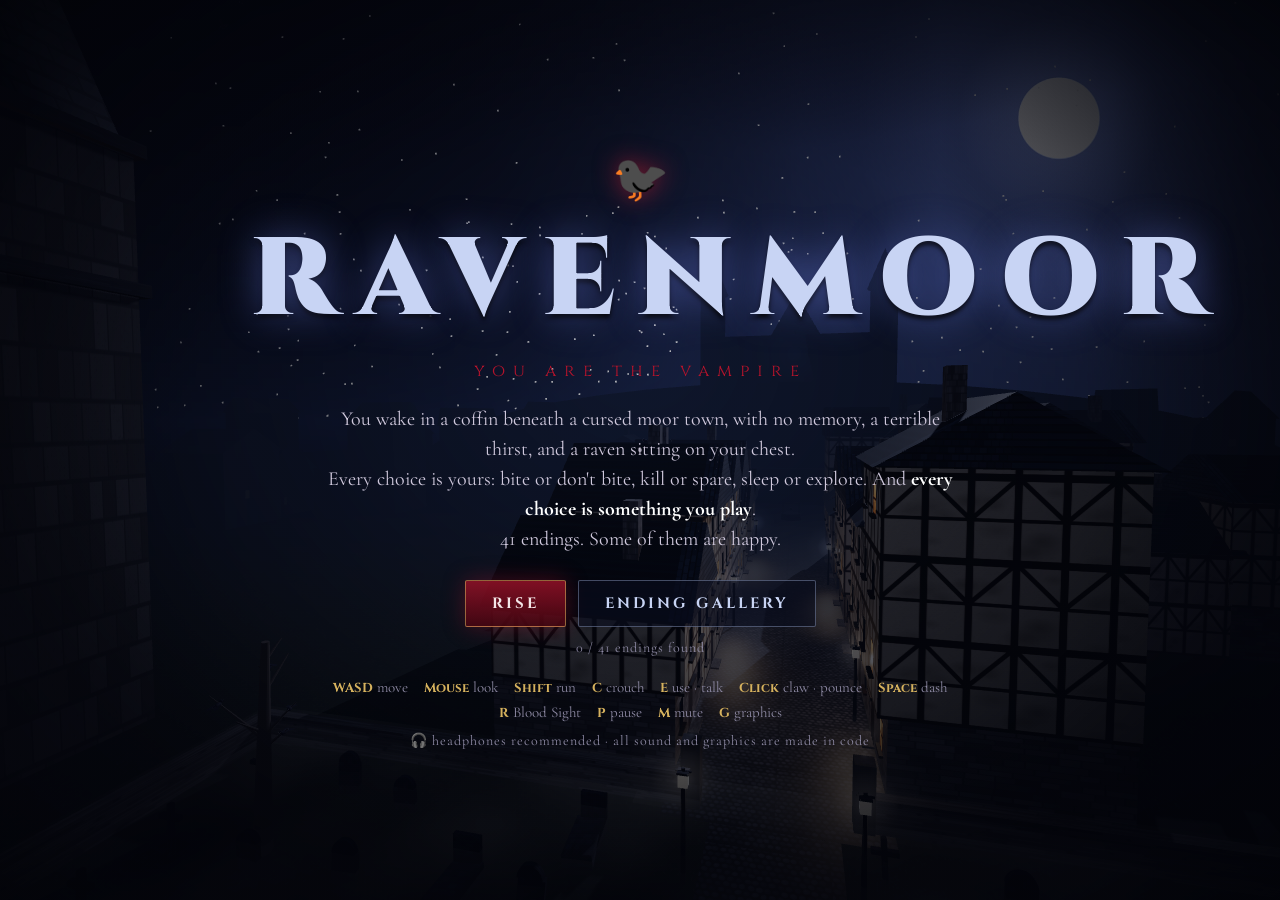
<file: ravenmoor.html>
<!DOCTYPE html>
<html lang="en">
<head>
  <meta charset="utf-8">
  <meta name="viewport" content="width=device-width, initial-scale=1">
  <title>Ravenmoor</title>
  <link rel="preconnect" href="https://fonts.googleapis.com">
  <link rel="stylesheet" href="https://fonts.googleapis.com/css2?family=Cinzel:wght@500;700;900&family=Cormorant+Garamond:ital,wght@0,500;0,600;1,500&display=swap">
  <link rel="stylesheet" href="ravenmoor.css?v=9">
</head>
<body>
  <canvas id="game"></canvas>
  <canvas id="fx"></canvas>
  <div id="thirstVig"></div>
  <div id="bloodVig"></div>
  <div id="vignette"></div>
  <div id="flash"></div>
  <div id="hideSlats"></div>

  <!-- HUD -->
  <div id="hud">
    <div id="objective"></div>
    <div id="thirstWrap" title="Thirst"><div class="vial"><div id="thirstFill"></div></div><span>THIRST</span></div>
    <div class="barWrap" id="hpWrap"><span id="hpLabel">YOU</span><div class="bar"><div id="hpFill"></div></div></div>
    <div class="barWrap" id="burnWrap"><span id="burnLabel">SUNLIGHT</span><div class="bar sun"><div id="burnFill"></div></div></div>
    <div class="barWrap" id="meterWrap"><span id="meterLabel"></span><div class="bar meter"><div class="zone"></div><div id="meterFill"></div></div></div>
    <div id="crosshair"></div>
    <div id="prompt"></div>
    <div id="caption"></div>
    <div id="toast"></div>
    <div id="clickHint">Click to keep playing (the game needs your mouse)</div>
  </div>

  <!-- dialogue -->
  <div id="dialog"><div id="dlgName"></div><div id="dlgText"></div><div class="dlgHint">click · E · Space</div></div>

  <!-- choices -->
  <div id="choice" class="overlay">
    <div id="choiceQ"></div>
    <div id="choiceTimer"><div id="choiceTimerFill"></div></div>
    <div id="choiceCards"></div>
    <div class="choiceHint">click a card, or press its number</div>
  </div>

  <!-- memory flash -->
  <div id="memory" class="overlay"><div class="memCard"><div id="memTitle"></div><div id="memText"></div><div class="dlgHint">click · E</div></div></div>

  <!-- night title card -->
  <div id="card"><div id="cardTitle"></div><div id="cardSub"></div></div>
  <div id="fade"></div>

  <!-- title -->
  <div id="title" class="overlay">
    <div class="tWrap">
      <div class="crest">🐦‍⬛</div>
      <h1>RAVENMOOR</h1>
      <p class="sub">you are the vampire</p>
      <p class="blurb">You wake in a coffin beneath a cursed moor town, with no memory, a terrible thirst, and a raven sitting on your chest.<br>
        Every choice is yours: bite or don't bite, kill or spare, sleep or explore. And <b>every choice is something you play</b>.<br>
        41 endings. Some of them are happy.</p>
      <div class="tBtns">
        <button id="startBtn">RISE</button>
        <button id="contBtn" class="ghost">CONTINUE FROM NIGHT ONE</button>
        <button id="galBtn" class="ghost">ENDING GALLERY</button>
      </div>
      <p id="titleCount" class="tiny"></p>
      <div class="keys">
        <span><b>WASD</b> move</span><span><b>Mouse</b> look</span><span><b>Shift</b> run</span><span><b>C</b> crouch</span>
        <span><b>E</b> use · talk</span><span><b>Click</b> claw · pounce</span><span><b>Space</b> dash</span><span><b>R</b> Blood Sight</span>
        <span><b>P</b> pause</span><span><b>M</b> mute</span><span><b>G</b> graphics</span>
      </div>
      <p class="tiny">🎧 headphones recommended · all sound and graphics are made in code</p>
    </div>
  </div>

  <!-- character creator -->
  <div id="creator" class="overlay">
    <div class="crLeft">
      <h2>WHO WERE YOU?</h2>
      <p class="dim">Before the bite. Before the coffin.</p>
      <div id="creatorOptions"></div>
    </div>
    <div class="crRight">
      <canvas id="preview"></canvas>
      <div id="corvinSays"></div>
      <div class="crHint">drag to spin · scroll to zoom</div>
      <div class="crBtns"><button id="rndBtn" class="ghost">🎲 RANDOM</button><button id="riseBtn">THIS IS ME</button></div>
    </div>
  </div>

  <!-- pause -->
  <div id="pause" class="overlay">
    <div class="panel">
      <h2>PAUSED</h2>
      <div id="pauseStats" class="stats"></div>
      <label>Volume <input id="volSlider" type="range" min="0" max="1" step="0.05"></label>
      <label>Mouse speed <input id="sensSlider" type="range" min="0.3" max="2.5" step="0.1"></label>
      <button id="qualBtn" class="ghost">GRAPHICS</button>
      <button id="resumeBtn">RESUME</button>
      <button id="quitBtn" class="ghost">QUIT TO TITLE</button>
    </div>
  </div>

  <!-- ending -->
  <div id="endingOv" class="overlay">
    <div class="endWrap">
      <div class="endLeft"><img id="endPortrait" alt="Your character"><div id="endName"></div></div>
      <div class="endRight">
        <div id="endNum"></div>
        <h1 id="endTitle"></h1>
        <div id="endText"></div>
        <div id="endStats" class="stats"></div>
        <details><summary>Your choices</summary><ol id="endPath"></ol></details>
        <p id="endHint"></p>
        <p id="endCount" class="tiny"></p>
        <div class="tBtns">
          <button id="endRetry">TRY THIS NIGHT AGAIN</button>
          <button id="endAgain" class="ghost">START OVER</button>
          <button id="endGallery" class="ghost">ENDING GALLERY</button>
        </div>
      </div>
    </div>
  </div>

  <!-- gallery -->
  <div id="gallery" class="overlay">
    <h2>ENDING GALLERY</h2>
    <p id="galCount" class="dim"></p>
    <div id="galGrid"></div>
    <button id="galClose">BACK</button>
  </div>

  <div id="loading">RAVENMOOR<br><span>the dead are waking...</span></div>

  <script src="js/lib/three.min.js"></script>
  <script src="js/ravenmoor/core.js?v=9"></script>
  <script src="js/ravenmoor/character.js?v=9"></script>
  <script src="js/ravenmoor/worlds.js?v=9"></script>
  <script src="js/ravenmoor/scenes.js?v=9"></script>
  <script src="js/ravenmoor/endings.js?v=9"></script>
  <script src="js/ravenmoor/night2.js?v=9"></script>
  <script src="js/ravenmoor/worlds2.js?v=9"></script>
  <script src="js/ravenmoor/night3.js?v=9"></script>
  <script src="js/ravenmoor/night4.js?v=9"></script>
  <script src="js/ravenmoor/night5.js?v=9"></script>
  <script src="js/ravenmoor/story.js?v=9"></script>
  <script>window.addEventListener('load', () => RM.boot());</script>
</body>
</html>
</file>
<file: ravenmoor.css>
/* RAVENMOOR: moonlit silver-blue, deep crimson, a little gold. Nothing like the Hollow House. */
:root {
  --ink: #05060c; --night: #0c1224; --moon: #c8d4f4; --silver: #9fb0d8; --crimson: #b3142c; --blood: #7a0a18;
  --gold: #d6b25e; --text: #e6e2ee; --dim: #8e8aa4; --good: #8fd0a0; --strange: #b98ae8; --death: #e0485a;
}
* { margin: 0; padding: 0; box-sizing: border-box; }
html, body { width: 100%; height: 100%; overflow: hidden; background: var(--ink); color: var(--text); font-family: 'Cormorant Garamond', Georgia, serif; }
b { color: #fff; }
.dim { color: var(--dim); }
.bad { color: #ff5a6a; }
.deep { font-size: 1.3em; letter-spacing: 3px; color: #ff2a3a; }
button { font-family: 'Cinzel', Georgia, serif; font-weight: 700; letter-spacing: 3px; font-size: 15px; color: #f4e6e8; cursor: pointer;
  padding: 12px 26px; border: 1px solid rgba(214, 178, 94, 0.55); border-radius: 2px;
  background: linear-gradient(180deg, rgba(150, 18, 40, 0.85), rgba(70, 6, 18, 0.9)); box-shadow: 0 0 22px rgba(179, 20, 44, 0.35); transition: all .18s; }
button:hover { background: linear-gradient(180deg, rgba(190, 28, 52, 0.95), rgba(100, 10, 26, 0.95)); box-shadow: 0 0 34px rgba(220, 30, 60, 0.6); transform: translateY(-1px); }
button.ghost { background: rgba(10, 14, 30, 0.6); border-color: rgba(159, 176, 216, 0.4); box-shadow: none; color: var(--moon); }
button.ghost:hover { background: rgba(30, 40, 80, 0.7); box-shadow: 0 0 20px rgba(159, 176, 216, 0.3); }

#game { position: fixed; inset: 0; width: 100%; height: 100%; display: block; cursor: crosshair; transition: filter .3s; }
#fx { position: fixed; inset: 0; width: 100%; height: 100%; pointer-events: none; z-index: 3; }
#vignette { position: fixed; inset: 0; pointer-events: none; z-index: 4; background: radial-gradient(ellipse at center, transparent 50%, rgba(2, 3, 10, 0.55) 85%, rgba(0, 0, 0, 0.9) 100%); }
#thirstVig { position: fixed; inset: 0; pointer-events: none; z-index: 4; opacity: 0; background: radial-gradient(ellipse at center, transparent 38%, rgba(140, 0, 20, 0.55) 80%, rgba(90, 0, 10, 0.9) 100%); }
#bloodVig { position: fixed; inset: 0; pointer-events: none; z-index: 4; opacity: 0; background: radial-gradient(ellipse at center, rgba(80, 0, 10, 0.05) 30%, rgba(100, 0, 10, 0.55) 100%); }
#hideSlats { position: fixed; inset: 0; pointer-events: none; z-index: 5; opacity: 0; transition: opacity .4s; background: repeating-linear-gradient(180deg, rgba(0,0,0,0.95) 0 6vh, rgba(0,0,0,0.3) 6vh 9vh); }
#hideSlats.show { opacity: 1; }
#flash { position: fixed; inset: 0; pointer-events: none; z-index: 40; opacity: 0; }
#fade { position: fixed; inset: 0; pointer-events: none; z-index: 45; background: #000; opacity: 0; }

/* HUD */
#hud { position: fixed; inset: 0; pointer-events: none; z-index: 47; }
#objective { position: absolute; left: 22px; top: 20px; max-width: 420px; padding: 10px 14px 10px 16px; border-left: 2px solid var(--crimson);
  background: linear-gradient(90deg, rgba(8, 10, 24, 0.75), rgba(8, 10, 24, 0)); font-size: 17px; line-height: 1.35; opacity: 0; transition: opacity .4s; }
#objective.show { opacity: 1; }
#objective .dim { font-size: 14px; }
#thirstWrap { position: absolute; right: 26px; top: 20px; display: flex; flex-direction: column; align-items: center; gap: 6px; opacity: 0; transition: opacity .5s; }
#thirstWrap.show { opacity: 1; }
#thirstWrap span { font-family: 'Cinzel'; font-size: 10px; letter-spacing: 3px; color: var(--silver); }
.vial { width: 22px; height: 96px; border: 1px solid rgba(214, 178, 94, 0.6); border-radius: 11px 11px 6px 6px; background: rgba(0, 0, 0, 0.5); position: relative; overflow: hidden; box-shadow: inset 0 0 8px rgba(0, 0, 0, 0.8); }
#thirstFill { position: absolute; left: 0; right: 0; bottom: 0; height: 40%; background: linear-gradient(180deg, #e0283c, #6a0010); transition: height .3s; box-shadow: 0 0 12px rgba(220, 20, 40, 0.7); }
#thirstWrap.high .vial { animation: pulse 0.9s infinite; }
@keyframes pulse { 50% { box-shadow: 0 0 18px rgba(255, 30, 50, 0.9); } }
.barWrap { position: absolute; left: 50%; transform: translateX(-50%); display: none; align-items: center; gap: 10px; font-family: 'Cinzel'; font-size: 11px; letter-spacing: 3px; color: var(--moon); }
.barWrap.show { display: flex; }
#hpWrap { bottom: 34px; } #burnWrap { bottom: 64px; } #meterWrap { bottom: 120px; }
.bar { width: 280px; height: 10px; background: rgba(0, 0, 0, 0.6); border: 1px solid rgba(214, 178, 94, 0.45); position: relative; overflow: hidden; }
.bar > div:last-child { height: 100%; width: 0; background: linear-gradient(90deg, #6a0010, #e0283c); transition: width .12s; position: relative; }
.bar.sun > div:last-child { background: linear-gradient(90deg, #f0a040, #fff4c0); box-shadow: 0 0 14px rgba(255, 200, 100, 0.8); }
.bar.meter > div:last-child { background: linear-gradient(90deg, #7a0a18, #ff3a4a); }
.bar .zone { position: absolute; top: 0; bottom: 0; display: none; }
#meterWrap.zones .zone { display: block; left: 40%; width: 58%; background: rgba(120, 220, 140, 0.25); border-left: 1px solid #8fd0a0; }
#meterWrap.early .zone { display: block; left: 3%; width: 32%; background: rgba(120, 220, 140, 0.25); border-right: 1px solid #8fd0a0; }
#crosshair { position: absolute; left: 50%; top: 50%; width: 4px; height: 4px; margin: -2px 0 0 -2px; border-radius: 50%; background: rgba(230, 220, 240, 0.55); box-shadow: 0 0 4px rgba(0, 0, 0, 0.8); }
#prompt { position: absolute; left: 50%; top: 58%; transform: translateX(-50%); font-size: 20px; padding: 6px 16px; background: rgba(6, 8, 20, 0.6); border: 1px solid rgba(159, 176, 216, 0.3); opacity: 0; transition: opacity .2s; white-space: nowrap; }
#prompt.show { opacity: 1; }
#prompt b { font-family: 'Cinzel'; color: var(--gold); margin-right: 4px; }
#caption { position: absolute; left: 50%; bottom: 150px; transform: translateX(-50%); width: min(760px, 90vw); text-align: center; font-size: 21px; line-height: 1.4; text-shadow: 0 2px 6px #000, 0 0 2px #000; opacity: 0; transition: opacity .4s; }
#caption.show { opacity: 1; }
#toast { position: absolute; left: 50%; top: 18%; transform: translateX(-50%); font-family: 'Cinzel'; letter-spacing: 3px; font-size: 18px; color: var(--moon); text-shadow: 0 0 12px rgba(100, 120, 255, 0.5), 0 2px 4px #000; opacity: 0; transition: opacity .4s; }
#toast.show { opacity: 1; }
#clickHint { position: absolute; left: 50%; top: 40%; transform: translateX(-50%); pointer-events: auto; cursor: pointer; display: none; padding: 12px 22px; background: rgba(8, 10, 24, 0.85); border: 1px solid var(--crimson); font-size: 18px; }
#clickHint.show { display: block; }

/* dialogue */
#dialog { position: fixed; left: 50%; bottom: 36px; transform: translate(-50%, 20px); width: min(860px, 92vw); z-index: 57; padding: 18px 26px 16px;
  background: linear-gradient(180deg, rgba(10, 12, 28, 0.94), rgba(6, 6, 16, 0.96)); border: 1px solid rgba(159, 176, 216, 0.28); border-top: 2px solid var(--crimson);
  box-shadow: 0 10px 40px rgba(0, 0, 0, 0.7); opacity: 0; pointer-events: none; transition: all .25s; }
#dialog.show { opacity: 1; transform: translate(-50%, 0); pointer-events: auto; cursor: pointer; }
#dlgName { font-family: 'Cinzel'; font-weight: 700; letter-spacing: 4px; font-size: 14px; margin-bottom: 6px; }
#dlgText { font-size: 22px; line-height: 1.45; min-height: 2.9em; }
#dlgText i { color: #c8c0d8; }
.dlgHint { text-align: right; font-size: 12px; color: var(--dim); letter-spacing: 2px; margin-top: 6px; }

/* overlays */
.overlay { position: fixed; inset: 0; z-index: 30; display: none; }
.overlay.show { display: flex; }

/* choices */
#choice { z-index: 55; flex-direction: column; align-items: center; justify-content: center; gap: 22px;
  background: radial-gradient(ellipse at center, rgba(60, 0, 14, 0.72), rgba(4, 0, 4, 0.94)); animation: fadeIn .3s; }
@keyframes fadeIn { from { opacity: 0; } }
#choiceQ { font-family: 'Cinzel'; font-size: clamp(22px, 3vw, 36px); letter-spacing: 3px; text-align: center; max-width: 90vw; color: #fff; text-shadow: 0 0 24px rgba(200, 20, 40, 0.7); padding: 0 16px; }
#choiceTimer { width: min(520px, 80vw); height: 6px; background: rgba(0, 0, 0, 0.6); border: 1px solid rgba(255, 60, 70, 0.5); }
#choiceTimerFill { height: 100%; width: 100%; background: linear-gradient(90deg, #ff2a3a, #ffb040); transition: width .1s linear; }
#choiceCards { display: flex; gap: 18px; flex-wrap: wrap; justify-content: center; padding: 0 16px; max-width: 100vw; }
.ccard { width: 230px; min-height: 190px; padding: 18px 16px; display: flex; flex-direction: column; align-items: center; gap: 10px; text-align: center; letter-spacing: 1px;
  background: linear-gradient(180deg, rgba(24, 16, 34, 0.95), rgba(10, 6, 14, 0.95)); border: 1px solid rgba(214, 178, 94, 0.4); box-shadow: 0 0 20px rgba(0, 0, 0, 0.6);
  opacity: 0; transform: translateY(18px) scale(0.96); transition: all .28s; }
.ccard.in { opacity: 1; transform: none; }
.ccard:hover { transform: translateY(-5px) scale(1.03); border-color: var(--gold); box-shadow: 0 0 34px rgba(220, 30, 60, 0.55); background: linear-gradient(180deg, rgba(60, 10, 24, 0.95), rgba(20, 4, 10, 0.95)); }
.ci { font-size: 42px; }
.cl { font-size: 17px; color: #fff; }
.ck { display: inline-block; width: 22px; height: 22px; line-height: 20px; border: 1px solid var(--gold); color: var(--gold); border-radius: 50%; font-size: 12px; margin-right: 8px; }
.cs { font-family: 'Cormorant Garamond'; font-weight: 500; font-size: 16px; color: var(--dim); letter-spacing: 0; text-transform: none; }
.ccard.locked { cursor: not-allowed; filter: grayscale(0.6); position: relative; }
.ccard.locked::after { content: ''; position: absolute; left: 8%; right: 8%; top: 50%; height: 4px; background: #d0142c; transform: rotate(-12deg); box-shadow: 0 0 10px #f02040; }
.ccard.locked:hover { transform: none; }
.choiceHint { font-size: 13px; color: var(--dim); letter-spacing: 2px; }

/* memory */
#memory { z-index: 56; align-items: center; justify-content: center; background: radial-gradient(ellipse at center, rgba(255, 236, 200, 0.35), rgba(60, 40, 20, 0.85)); animation: fadeIn .8s; cursor: pointer; }
.memCard { width: min(640px, 90vw); padding: 30px 34px; background: rgba(40, 28, 16, 0.75); border: 1px solid rgba(255, 220, 160, 0.5); box-shadow: 0 0 60px rgba(255, 220, 160, 0.3); color: #fbeedd; }
#memTitle { font-family: 'Cinzel'; letter-spacing: 4px; font-size: 15px; color: #ffd890; margin-bottom: 14px; }
#memText p { font-size: 22px; line-height: 1.5; margin-bottom: 10px; font-style: italic; }
#memText b { color: #fff4d8; }

/* night card */
#card { position: fixed; inset: 0; z-index: 48; display: flex; flex-direction: column; align-items: center; justify-content: center; pointer-events: none; opacity: 0; transition: opacity 1s; }
#card.show { opacity: 1; }
#cardTitle { font-family: 'Cinzel'; font-weight: 900; font-size: clamp(38px, 7vw, 86px); letter-spacing: 12px; color: var(--moon); text-shadow: 0 0 30px rgba(120, 140, 255, 0.4); }
#cardSub { margin-top: 14px; font-family: 'Cinzel'; letter-spacing: 8px; font-size: clamp(14px, 1.6vw, 20px); color: var(--crimson); }

/* title */
#title { z-index: 32; align-items: center; justify-content: center; background: radial-gradient(ellipse at 50% 40%, rgba(5, 8, 20, 0.2), rgba(3, 4, 10, 0.85) 75%); }
.tWrap { text-align: center; max-width: 820px; padding: 20px; }
.crest { font-size: 46px; filter: drop-shadow(0 0 12px rgba(200, 30, 50, 0.6)); }
#title h1 { font-family: 'Cinzel'; font-weight: 900; font-size: clamp(48px, 9vw, 110px); letter-spacing: clamp(8px, 1.6vw, 22px); color: var(--moon);
  text-shadow: 0 0 40px rgba(120, 140, 255, 0.45), 0 4px 4px #000; }
.sub { font-family: 'Cinzel'; letter-spacing: 8px; color: var(--crimson); font-size: 17px; margin-top: 4px; }
.blurb { margin: 22px auto 26px; font-size: 20px; line-height: 1.5; color: #cfc8dc; max-width: 640px; }
.tBtns { display: flex; gap: 12px; justify-content: center; flex-wrap: wrap; margin: 12px 0; }
.keys { display: flex; flex-wrap: wrap; gap: 6px 16px; justify-content: center; margin: 22px auto 10px; font-size: 15px; color: var(--dim); max-width: 700px; }
.keys b { font-family: 'Cinzel'; color: var(--gold); font-size: 13px; }
.tiny { font-size: 14px; color: var(--dim); margin-top: 8px; letter-spacing: 1px; }

/* creator */
#creator { z-index: 33; background: linear-gradient(90deg, #07060c 0, #07060c 42%, transparent 42%); }
.crLeft { width: 42%; min-width: 320px; height: 100%; overflow-y: auto; padding: 28px 30px 40px; background: linear-gradient(180deg, #0c0a16, #07060c); border-right: 1px solid rgba(214, 178, 94, 0.25); }
.crLeft h2 { font-family: 'Cinzel'; letter-spacing: 6px; color: var(--moon); font-size: 28px; }
.crRight { flex: 1; position: relative; }
#preview { position: absolute; inset: 0; width: 100%; height: 100%; display: block; cursor: grab; }
#corvinSays { position: absolute; left: 6%; top: 24px; max-width: 360px; padding: 12px 16px; font-size: 19px; font-style: italic; line-height: 1.35; background: rgba(10, 12, 28, 0.85); border: 1px solid rgba(159, 176, 216, 0.3); border-radius: 12px 12px 12px 2px; color: #dfe4f6; }
#corvinSays.pop { animation: pop .35s; }
@keyframes pop { 0% { transform: scale(0.94); opacity: 0.4; } }
#corvinSays::before { content: 'CORVIN'; display: block; font-family: 'Cinzel'; font-style: normal; font-size: 11px; letter-spacing: 3px; color: #9fb4ff; margin-bottom: 4px; }
.crHint { position: absolute; left: 50%; bottom: 84px; transform: translateX(-50%); color: var(--dim); font-size: 14px; letter-spacing: 2px; }
.crBtns { position: absolute; left: 50%; bottom: 24px; transform: translateX(-50%); display: flex; gap: 12px; }
.opt { margin-top: 18px; }
.optT { font-family: 'Cinzel'; font-size: 12px; letter-spacing: 3px; color: var(--gold); margin-bottom: 8px; }
.optT .dim { font-family: 'Cormorant Garamond'; letter-spacing: 0; font-size: 13px; }
.chips { display: flex; flex-wrap: wrap; gap: 6px; }
.chips button { padding: 6px 12px; font-size: 12px; letter-spacing: 1px; background: rgba(20, 22, 40, 0.8); border-color: rgba(159, 176, 216, 0.3); box-shadow: none; color: #cfd6ee; }
.chips button.on { background: linear-gradient(180deg, rgba(150, 18, 40, 0.9), rgba(80, 6, 20, 0.9)); border-color: var(--gold); color: #fff; }
.swatches { display: flex; flex-wrap: wrap; gap: 8px; }
.swatches button { width: 32px; height: 32px; padding: 0; border-radius: 50%; border: 2px solid rgba(255, 255, 255, 0.15); box-shadow: none; }
.swatches button.on { border-color: var(--gold); box-shadow: 0 0 0 2px #07060c, 0 0 0 4px var(--gold); }
#nameInput { width: 100%; padding: 10px 14px; font-family: 'Cinzel'; font-size: 20px; letter-spacing: 3px; color: #fff; background: rgba(20, 22, 40, 0.8); border: 1px solid rgba(214, 178, 94, 0.45); outline: none; }
#nameInput:focus { border-color: var(--gold); }

/* pause */
#pause { z-index: 60; align-items: center; justify-content: center; background: rgba(3, 4, 10, 0.8); }
.panel { width: min(420px, 90vw); padding: 28px; display: flex; flex-direction: column; gap: 14px; background: #0c0e1c; border: 1px solid rgba(214, 178, 94, 0.35); }
.panel h2 { font-family: 'Cinzel'; letter-spacing: 8px; text-align: center; color: var(--moon); }
.panel label { display: flex; justify-content: space-between; align-items: center; gap: 12px; font-size: 18px; }
.stats { display: flex; flex-direction: column; gap: 4px; margin: 6px 0; }
.stats div { display: flex; justify-content: space-between; font-size: 18px; border-bottom: 1px solid rgba(159, 176, 216, 0.12); padding: 3px 0; }
.stats span { color: var(--dim); }

/* ending */
#endingOv { z-index: 50; align-items: center; justify-content: center; overflow-y: auto; background: radial-gradient(ellipse at 30% 40%, rgba(40, 10, 24, 0.9), rgba(3, 3, 8, 0.98)); padding: 20px; }
.endWrap { display: flex; gap: 34px; align-items: center; max-width: 1080px; width: 100%; margin: auto; flex-wrap: wrap; justify-content: center; }
.endLeft { text-align: center; }
#endPortrait { width: 300px; max-width: 80vw; aspect-ratio: 4/5; object-fit: cover; border: 2px solid rgba(214, 178, 94, 0.6); box-shadow: 0 0 40px rgba(0, 0, 0, 0.8), 0 0 60px rgba(179, 20, 44, 0.25); background: #07060c; }
#endName { font-family: 'Cinzel'; letter-spacing: 6px; margin-top: 10px; color: var(--gold); }
.endRight { flex: 1; min-width: 300px; max-width: 620px; }
#endNum { font-family: 'Cinzel'; letter-spacing: 4px; font-size: 14px; color: var(--silver); }
#endTitle { font-family: 'Cinzel'; font-size: clamp(32px, 5vw, 58px); letter-spacing: 4px; margin: 4px 0 14px; }
.k-good #endTitle { color: var(--good); } .k-bad #endTitle { color: #d8a040; } .k-strange #endTitle { color: var(--strange); } .k-death #endTitle { color: var(--death); } .k-tbc #endTitle { color: var(--moon); }
#endText p { font-size: 20px; line-height: 1.5; margin-bottom: 10px; }
details { margin: 12px 0; font-size: 17px; }
summary { cursor: pointer; font-family: 'Cinzel'; letter-spacing: 3px; font-size: 13px; color: var(--gold); }
#endPath { margin: 8px 0 0 20px; }
#endPath li { margin: 4px 0; }
#endPath span { color: var(--dim); margin-right: 8px; }
#endHint { font-size: 18px; margin-top: 10px; color: #d8cce8; }

/* gallery */
#gallery { z-index: 58; flex-direction: column; align-items: center; overflow-y: auto; padding: 30px 20px; background: rgba(4, 4, 10, 0.97); gap: 10px; }
#gallery h2 { font-family: 'Cinzel'; letter-spacing: 8px; color: var(--moon); }
#galGrid { display: grid; grid-template-columns: repeat(auto-fill, minmax(170px, 1fr)); gap: 12px; width: min(1100px, 100%); margin: 14px 0; }
.gcard { padding: 12px; min-height: 104px; border: 1px solid rgba(159, 176, 216, 0.2); background: #0b0c18; }
.gcard .gn { font-family: 'Cinzel'; font-size: 11px; color: var(--dim); }
.gcard .gt { font-family: 'Cinzel'; font-size: 15px; margin: 4px 0; }
.gcard .gh { font-size: 15px; color: var(--dim); line-height: 1.25; }
.gcard.locked .gt { color: #3a3a4a; letter-spacing: 4px; }
.gcard.got { border-color: rgba(214, 178, 94, 0.5); }
.gcard.k-good .gt { color: var(--good); } .gcard.k-bad .gt { color: #d8a040; } .gcard.k-strange .gt { color: var(--strange); } .gcard.k-death .gt { color: var(--death); }

#loading { position: fixed; inset: 0; z-index: 60; display: flex; flex-direction: column; align-items: center; justify-content: center; background: #000; font-family: 'Cinzel'; letter-spacing: 12px; font-size: 32px; color: var(--moon); transition: opacity 1s; text-align: center; }
#loading span { font-family: 'Cormorant Garamond'; font-style: italic; letter-spacing: 2px; font-size: 18px; color: var(--dim); }
#loading.gone { opacity: 0; pointer-events: none; }

@media (max-width: 760px) {
  #creator { flex-direction: column-reverse; background: #07060c; }
  .crLeft { width: 100%; height: 55%; min-width: 0; }
  .crRight { height: 45%; flex: none; }
  .ccard { width: 42vw; min-height: 150px; }
}
@media (prefers-reduced-motion: reduce) { .ccard, #dialog, #card { transition: none; } }
</file>
